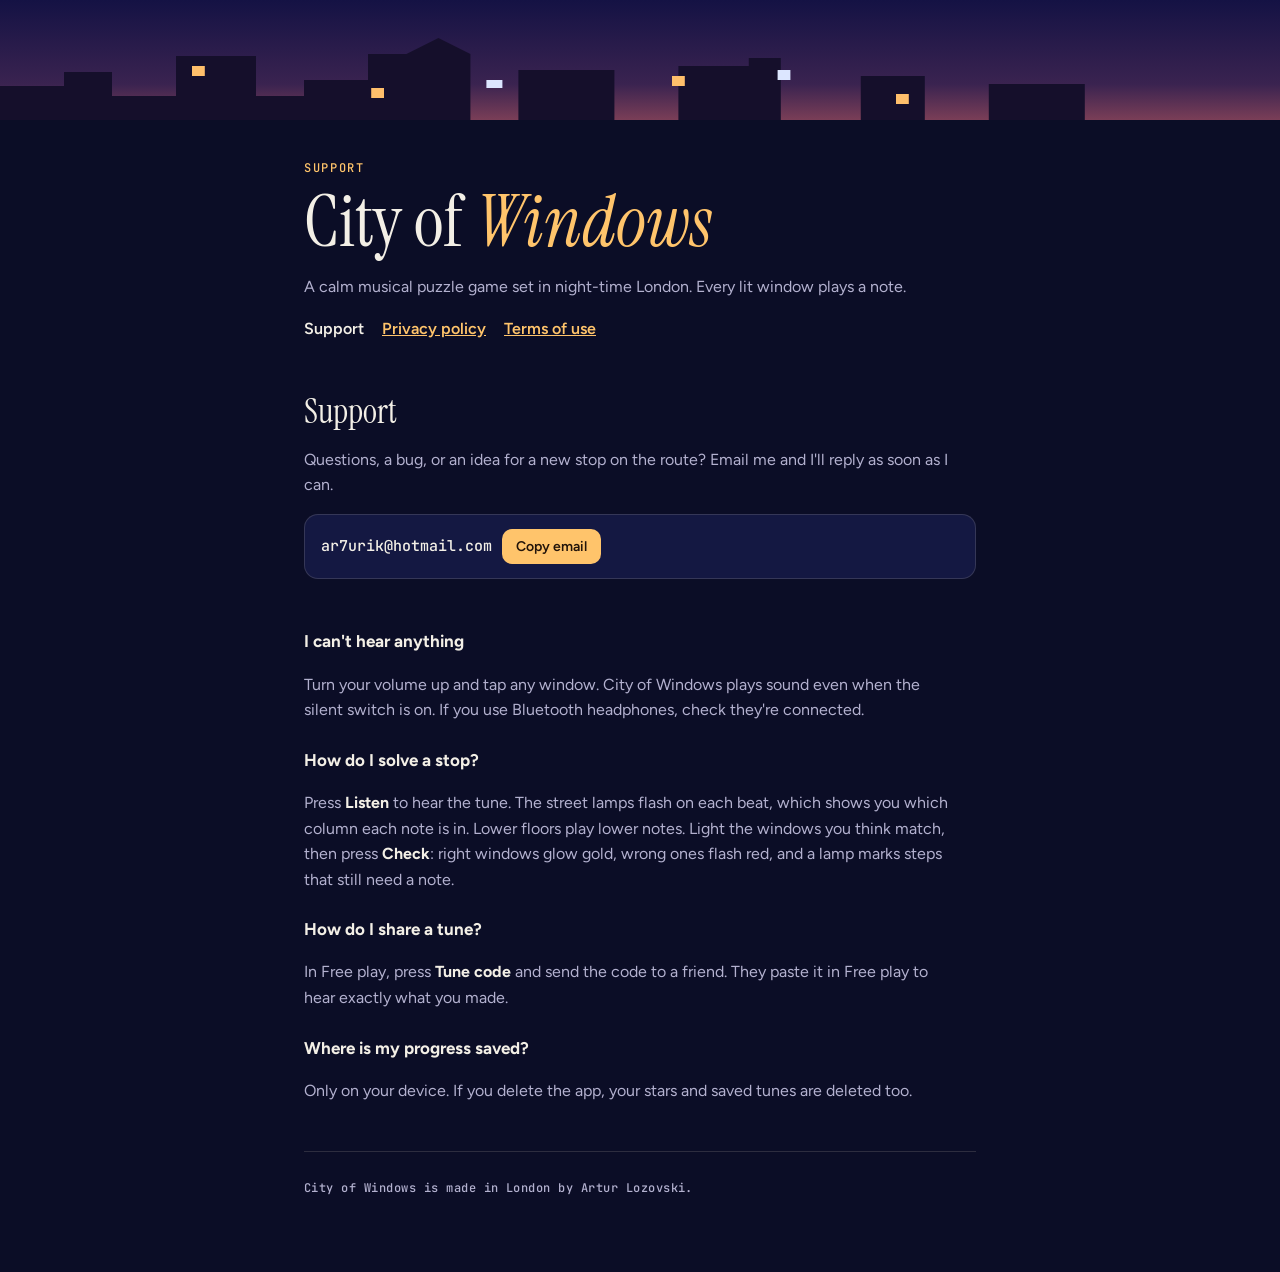
<file: index.html>
<!doctype html>
<html lang="en-GB">
<head>
<meta charset="utf-8">
<meta name="viewport" content="width=device-width,initial-scale=1,viewport-fit=cover">
<meta name="color-scheme" content="dark">
<meta name="theme-color" content="#0b0d26">
<title>City of Windows Support</title>
<meta name="description" content="Help, FAQ and contact for the City of Windows app.">
<link rel="preconnect" href="https://fonts.googleapis.com">
<link rel="preconnect" href="https://fonts.gstatic.com" crossorigin>
<link rel="stylesheet" href="https://fonts.googleapis.com/css2?family=Instrument+Serif:ital@0;1&family=Figtree:wght@400;600&family=JetBrains+Mono:wght@500&display=swap">
<link rel="stylesheet" href="style.css">
</head>
<body>
<div class="sky" aria-hidden="true">
  <svg viewBox="0 0 800 84" preserveAspectRatio="none">
    <path d="M0 84V50h40v-14h30v24h40V20h50v40h30V44h40v-26h24l20-16 20 16v66h30V34h60v50h40V30h44v-8h20v62h50V40h40v44h40V48h60v36Z" fill="#150f2b"/>
    <g fill="#ffbf6b"><rect x="120" y="30" width="8" height="10"/><rect x="232" y="52" width="8" height="10"/><rect x="420" y="40" width="8" height="10"/><rect x="560" y="58" width="8" height="10"/></g>
    <g fill="#dce6ff"><rect x="304" y="44" width="10" height="8"/><rect x="486" y="34" width="8" height="10"/></g>
  </svg>
</div>
<main class="wrap">
  <header>
    <p class="eyebrow">Support</p>
    <h1>City of <em>Windows</em></h1>
    <p>A calm musical puzzle game set in night-time London. Every lit window plays a note.</p>
    <nav>
      <a href="./" aria-current="page">Support</a>
      <a href="privacy.html">Privacy policy</a>
      <a href="terms.html">Terms of use</a>
    </nav>
  </header>
  <section id="support">
    <h2>Support</h2>
    <p>Questions, a bug, or an idea for a new stop on the route? Email me and I'll reply as soon as I can.</p>
    <div class="contact">
      <code id="email">ar7urik@hotmail.com</code>
      <button type="button" id="copy">Copy email</button>
    </div>
    <p class="note" id="copyNote" aria-live="polite"></p>

    <h3>I can't hear anything</h3>
    <p>Turn your volume up and tap any window. City of Windows plays sound even when the silent switch is on. If you use Bluetooth headphones, check they're connected.</p>
    <h3>How do I solve a stop?</h3>
    <p>Press <strong>Listen</strong> to hear the tune. The street lamps flash on each beat, which shows you which column each note is in. Lower floors play lower notes. Light the windows you think match, then press <strong>Check</strong>: right windows glow gold, wrong ones flash red, and a lamp marks steps that still need a note.</p>
    <h3>How do I share a tune?</h3>
    <p>In Free play, press <strong>Tune code</strong> and send the code to a friend. They paste it in Free play to hear exactly what you made.</p>
    <h3>Where is my progress saved?</h3>
    <p>Only on your device. If you delete the app, your stars and saved tunes are deleted too.</p>
  </section>
<script>
document.getElementById('copy').addEventListener('click', () => {
  const el = document.getElementById('email'), note = document.getElementById('copyNote');
  const fallback = () => { const r = document.createRange(); r.selectNodeContents(el); const s = getSelection(); s.removeAllRanges(); s.addRange(r); note.textContent = 'Selected. Copy it with Ctrl+C or \u2318C.'; };
  try { navigator.clipboard.writeText(el.textContent).then(() => { note.textContent = 'Email copied.'; }, fallback); } catch (e) { fallback(); }
});
</script>
  <footer><p class="meta">City of Windows is made in London by Artur Lozovski.</p></footer>
</main>
</body>
</html>
</file>
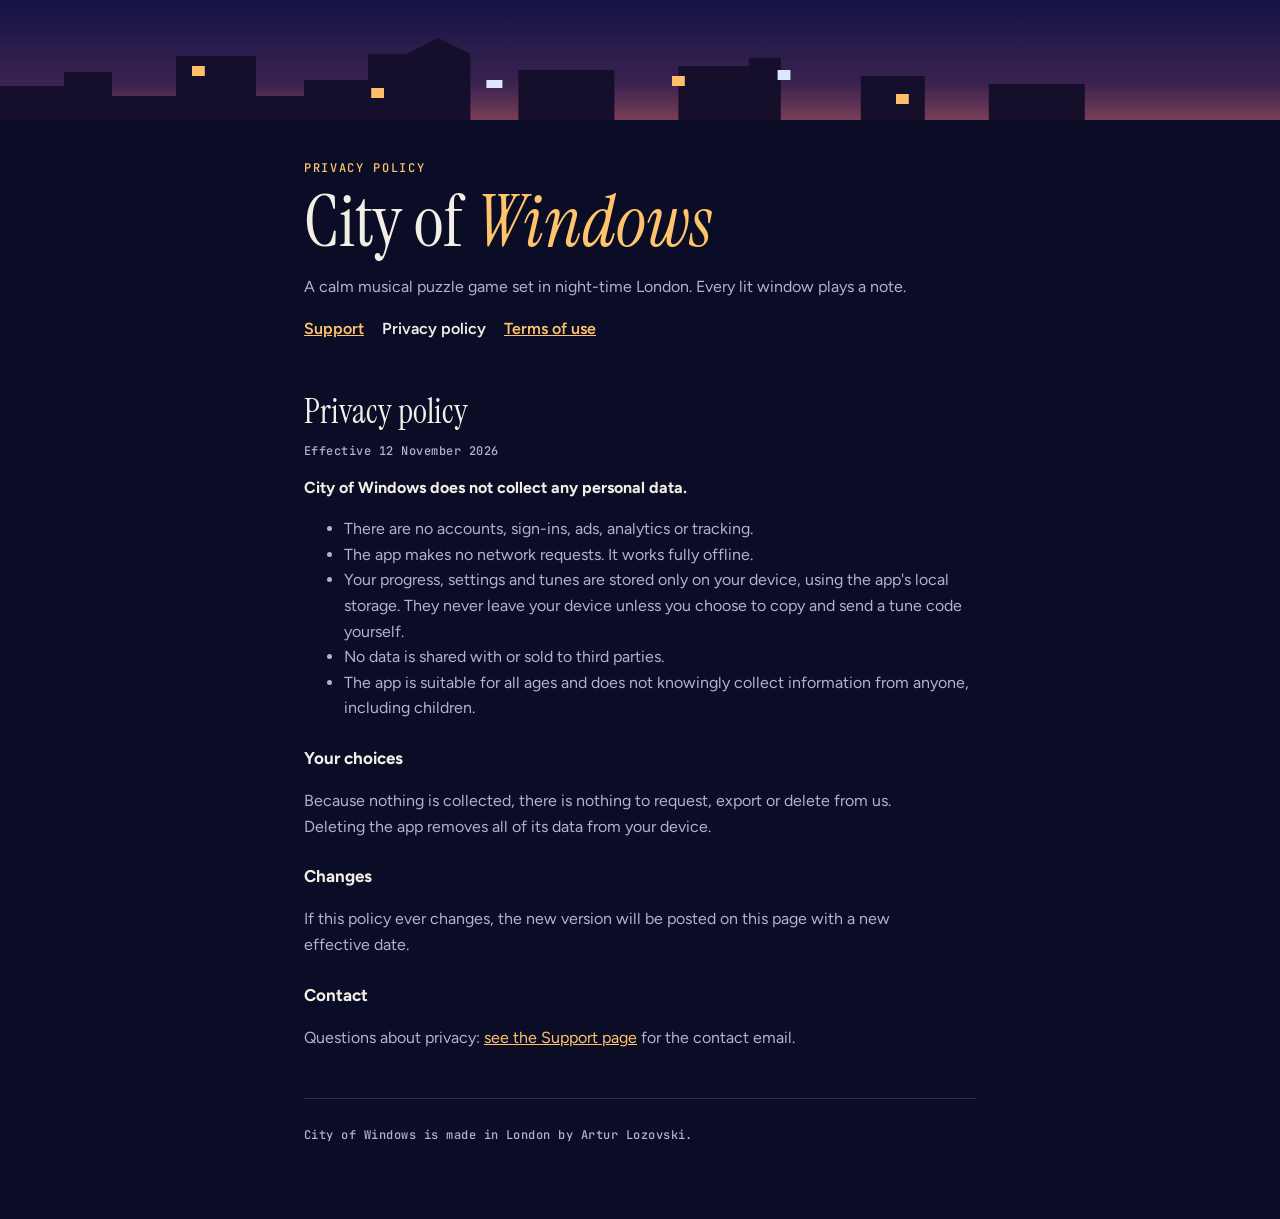
<file: privacy.html>
<!doctype html>
<html lang="en-GB">
<head>
<meta charset="utf-8">
<meta name="viewport" content="width=device-width,initial-scale=1,viewport-fit=cover">
<meta name="color-scheme" content="dark">
<meta name="theme-color" content="#0b0d26">
<title>City of Windows Privacy Policy</title>
<meta name="description" content="City of Windows collects no personal data.">
<link rel="preconnect" href="https://fonts.googleapis.com">
<link rel="preconnect" href="https://fonts.gstatic.com" crossorigin>
<link rel="stylesheet" href="https://fonts.googleapis.com/css2?family=Instrument+Serif:ital@0;1&family=Figtree:wght@400;600&family=JetBrains+Mono:wght@500&display=swap">
<link rel="stylesheet" href="style.css">
</head>
<body>
<div class="sky" aria-hidden="true">
  <svg viewBox="0 0 800 84" preserveAspectRatio="none">
    <path d="M0 84V50h40v-14h30v24h40V20h50v40h30V44h40v-26h24l20-16 20 16v66h30V34h60v50h40V30h44v-8h20v62h50V40h40v44h40V48h60v36Z" fill="#150f2b"/>
    <g fill="#ffbf6b"><rect x="120" y="30" width="8" height="10"/><rect x="232" y="52" width="8" height="10"/><rect x="420" y="40" width="8" height="10"/><rect x="560" y="58" width="8" height="10"/></g>
    <g fill="#dce6ff"><rect x="304" y="44" width="10" height="8"/><rect x="486" y="34" width="8" height="10"/></g>
  </svg>
</div>
<main class="wrap">
  <header>
    <p class="eyebrow">Privacy policy</p>
    <h1>City of <em>Windows</em></h1>
    <p>A calm musical puzzle game set in night-time London. Every lit window plays a note.</p>
    <nav>
      <a href="./">Support</a>
      <a href="privacy.html" aria-current="page">Privacy policy</a>
      <a href="terms.html">Terms of use</a>
    </nav>
  </header>
  <section>
    <h2>Privacy policy</h2>
    <p class="meta">Effective 12 November 2026</p>
    <p><strong>City of Windows does not collect any personal data.</strong></p>
    <ul>
      <li>There are no accounts, sign-ins, ads, analytics or tracking.</li>
      <li>The app makes no network requests. It works fully offline.</li>
      <li>Your progress, settings and tunes are stored only on your device, using the app's local storage. They never leave your device unless you choose to copy and send a tune code yourself.</li>
      <li>No data is shared with or sold to third parties.</li>
      <li>The app is suitable for all ages and does not knowingly collect information from anyone, including children.</li>
    </ul>
    <h3>Your choices</h3>
    <p>Because nothing is collected, there is nothing to request, export or delete from us. Deleting the app removes all of its data from your device.</p>
    <h3>Changes</h3>
    <p>If this policy ever changes, the new version will be posted on this page with a new effective date.</p>
    <h3>Contact</h3>
    <p>Questions about privacy: <a href="./">see the Support page</a> for the contact email.</p>
  </section>
  <footer><p class="meta">City of Windows is made in London by Artur Lozovski.</p></footer>
</main>
</body>
</html>
</file>
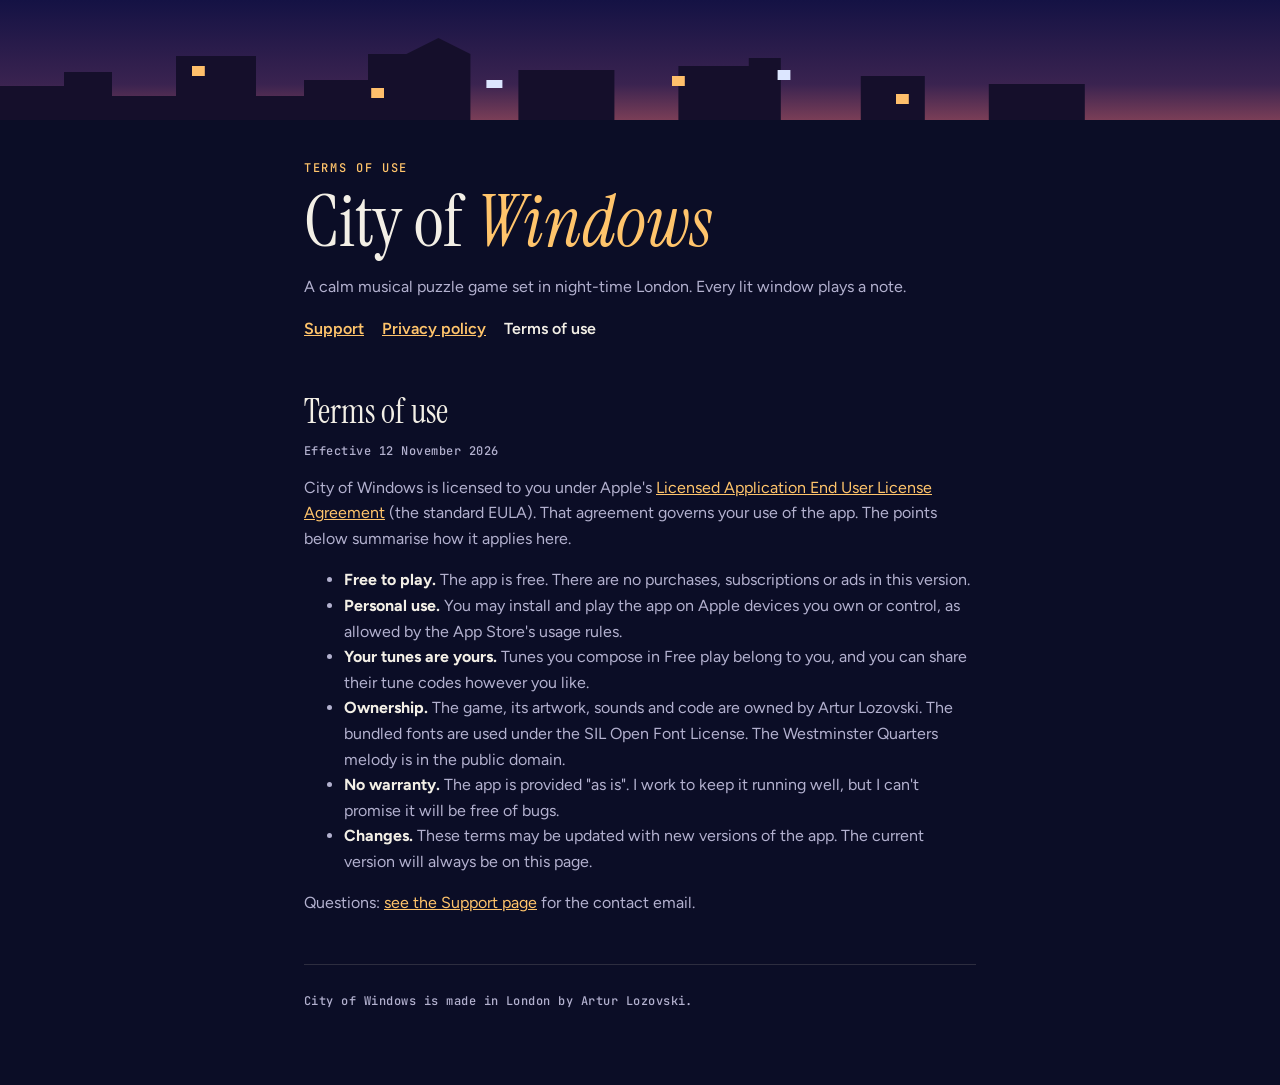
<file: terms.html>
<!doctype html>
<html lang="en-GB">
<head>
<meta charset="utf-8">
<meta name="viewport" content="width=device-width,initial-scale=1,viewport-fit=cover">
<meta name="color-scheme" content="dark">
<meta name="theme-color" content="#0b0d26">
<title>City of Windows Terms of Use</title>
<meta name="description" content="Terms of use for the City of Windows app.">
<link rel="preconnect" href="https://fonts.googleapis.com">
<link rel="preconnect" href="https://fonts.gstatic.com" crossorigin>
<link rel="stylesheet" href="https://fonts.googleapis.com/css2?family=Instrument+Serif:ital@0;1&family=Figtree:wght@400;600&family=JetBrains+Mono:wght@500&display=swap">
<link rel="stylesheet" href="style.css">
</head>
<body>
<div class="sky" aria-hidden="true">
  <svg viewBox="0 0 800 84" preserveAspectRatio="none">
    <path d="M0 84V50h40v-14h30v24h40V20h50v40h30V44h40v-26h24l20-16 20 16v66h30V34h60v50h40V30h44v-8h20v62h50V40h40v44h40V48h60v36Z" fill="#150f2b"/>
    <g fill="#ffbf6b"><rect x="120" y="30" width="8" height="10"/><rect x="232" y="52" width="8" height="10"/><rect x="420" y="40" width="8" height="10"/><rect x="560" y="58" width="8" height="10"/></g>
    <g fill="#dce6ff"><rect x="304" y="44" width="10" height="8"/><rect x="486" y="34" width="8" height="10"/></g>
  </svg>
</div>
<main class="wrap">
  <header>
    <p class="eyebrow">Terms of use</p>
    <h1>City of <em>Windows</em></h1>
    <p>A calm musical puzzle game set in night-time London. Every lit window plays a note.</p>
    <nav>
      <a href="./">Support</a>
      <a href="privacy.html">Privacy policy</a>
      <a href="terms.html" aria-current="page">Terms of use</a>
    </nav>
  </header>
  <section>
    <h2>Terms of use</h2>
    <p class="meta">Effective 12 November 2026</p>
    <p>City of Windows is licensed to you under Apple's <a href="https://www.apple.com/legal/internet-services/itunes/dev/stdeula/">Licensed Application End User License Agreement</a> (the standard EULA). That agreement governs your use of the app. The points below summarise how it applies here.</p>
    <ul>
      <li><strong>Free to play.</strong> The app is free. There are no purchases, subscriptions or ads in this version.</li>
      <li><strong>Personal use.</strong> You may install and play the app on Apple devices you own or control, as allowed by the App Store's usage rules.</li>
      <li><strong>Your tunes are yours.</strong> Tunes you compose in Free play belong to you, and you can share their tune codes however you like.</li>
      <li><strong>Ownership.</strong> The game, its artwork, sounds and code are owned by Artur Lozovski. The bundled fonts are used under the SIL Open Font License. The Westminster Quarters melody is in the public domain.</li>
      <li><strong>No warranty.</strong> The app is provided "as is". I work to keep it running well, but I can't promise it will be free of bugs.</li>
      <li><strong>Changes.</strong> These terms may be updated with new versions of the app. The current version will always be on this page.</li>
    </ul>
    <p>Questions: <a href="./">see the Support page</a> for the contact email.</p>
  </section>
  <footer><p class="meta">City of Windows is made in London by Artur Lozovski.</p></footer>
</main>
</body>
</html>
</file>
<file: style.css>
/* City of Windows: support, privacy and terms pages.
   Layout: one readable column on the game's night sky, a skyline band at the top. Dark-only, like the game. */
:root{
  --night:#0b0d26;
  --panel:#141842;
  --line:rgba(255,236,210,.14);
  --ink:#f3efe6;
  --muted:#b3b1cf;
  --amber:#ffc46b;
  --display:"Instrument Serif","Iowan Old Style",Georgia,serif;
  --body:"Figtree",system-ui,-apple-system,"Segoe UI",sans-serif;
  --mono:"JetBrains Mono",ui-monospace,Menlo,monospace;
  color-scheme:dark;
}
*,*::before,*::after{box-sizing:border-box}
html{-webkit-text-size-adjust:100%}
body{background:var(--night);color:var(--ink);font:16px/1.6 var(--body);margin:0}
.sky{height:120px;background:linear-gradient(#141244,#3a2350 70%,#7a3e57);position:relative;overflow:hidden}
.sky svg{position:absolute;left:0;right:0;bottom:0;width:100%;height:84px}
.wrap{max-width:44rem;margin:0 auto;padding-top:0;padding-bottom:64px;padding-left:max(16px,env(safe-area-inset-left,0px));padding-right:max(16px,env(safe-area-inset-right,0px))}
header{padding-top:40px;padding-bottom:8px}
.eyebrow{font:500 12px var(--mono);letter-spacing:.14em;text-transform:uppercase;color:var(--amber);margin:0}
h1{font:400 clamp(44px,9vw,72px)/1 var(--display);margin:10px 0 12px;text-wrap:balance}
h1 em{color:var(--amber)}
h2{font:400 34px/1.1 var(--display);margin:44px 0 8px;text-wrap:balance}
h3{font-size:17px;margin:24px 0 4px}
p,li{color:var(--muted);max-width:65ch}
p strong,li strong{color:var(--ink)}
a{color:var(--amber)}
nav{display:flex;gap:18px;flex-wrap:wrap;margin-top:12px;font-weight:600}
nav a[aria-current="page"]{color:var(--ink);text-decoration:none}
.contact{display:flex;flex-wrap:wrap;align-items:center;gap:10px;background:var(--panel);border:1px solid var(--line);border-radius:14px;padding:14px 16px;margin-top:12px}
.contact code{font:500 15px var(--mono);color:var(--ink);user-select:all;word-break:break-all}
button{font:600 14px var(--body);background:var(--amber);color:#22140a;border:0;border-radius:10px;padding:9px 14px;cursor:pointer}
button:focus-visible,a:focus-visible{outline:2px solid var(--amber);outline-offset:2px}
.note{font-size:14px;min-height:1.4em;margin:6px 0 0}
.meta{font:500 12px var(--mono);color:var(--muted);letter-spacing:.04em}
footer{border-top:1px solid var(--line);margin-top:48px;padding-top:16px}
</file>
